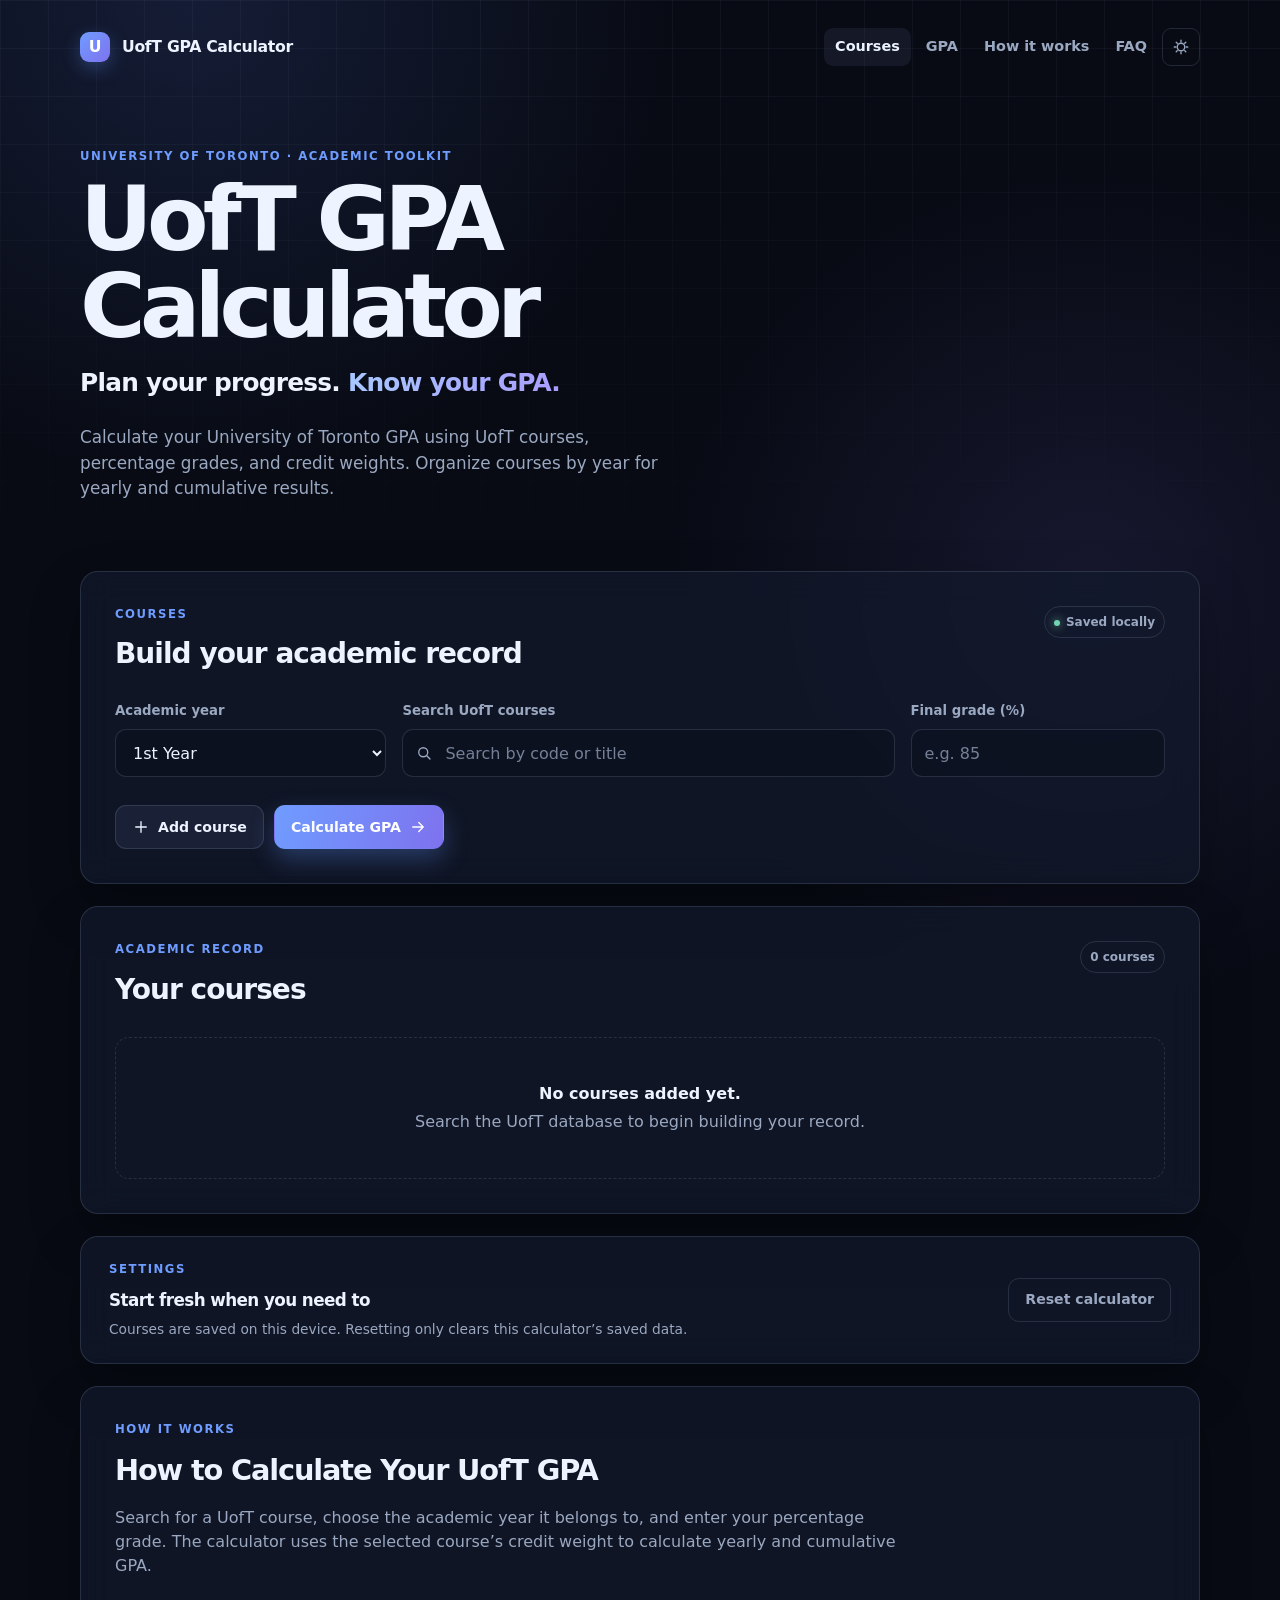
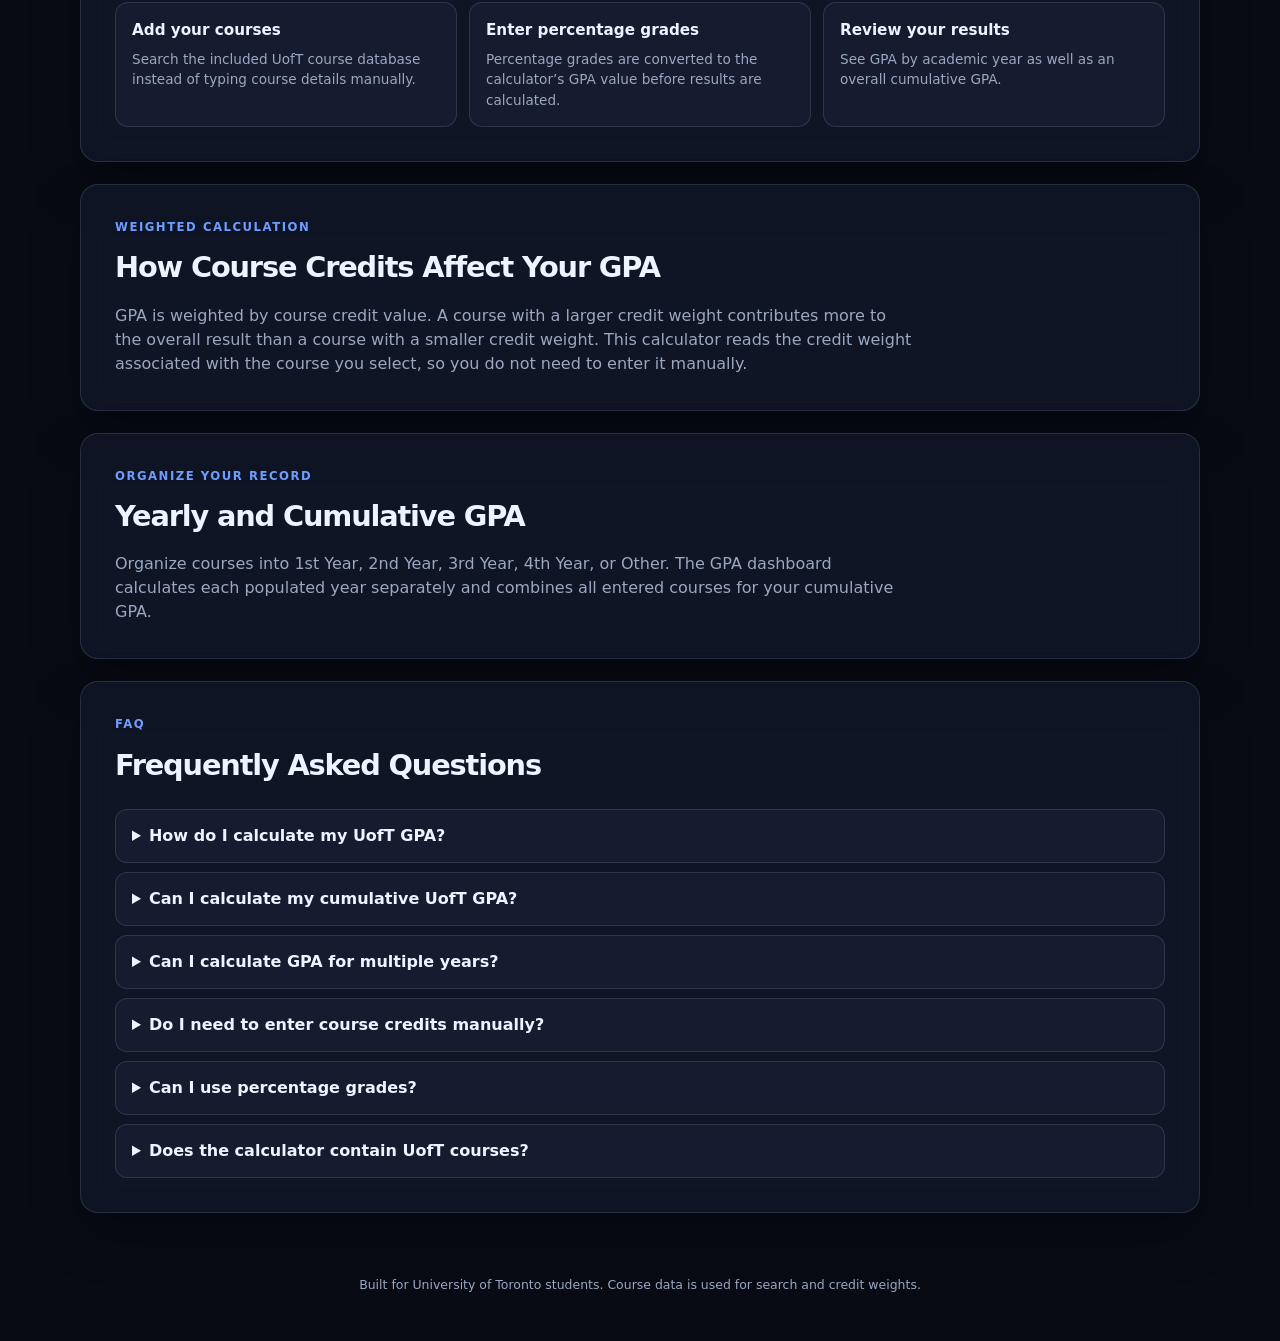
<file: website/index.html>
<!DOCTYPE html>
<html lang="en">
<head>
    <meta charset="UTF-8">
    <meta name="viewport" content="width=device-width, initial-scale=1.0">
    <meta name="description" content="Calculate your University of Toronto GPA using UofT courses, percentage grades, and credit weights. Calculate yearly and cumulative GPA accurately.">
    <meta name="keywords" content="UofT GPA Calculator, University of Toronto GPA calculator, UofT grade calculator, ACORN GPA calculator, UofT cumulative GPA">
    <meta name="author" content="UofT GPA Calculator">
    <title>UofT GPA Calculator – University of Toronto GPA Calculator</title>
    <link rel="canonical" href="https://uoft-gpa-calculator.vercel.app/">
    <meta property="og:title" content="UofT GPA Calculator – University of Toronto GPA Calculator">
    <meta property="og:description" content="Calculate your University of Toronto GPA using UofT courses, grades, and credit weights.">
    <meta property="og:url" content="https://uoft-gpa-calculator.vercel.app/">
    <meta property="og:type" content="website">
    <meta name="twitter:card" content="summary">
    <meta name="twitter:title" content="UofT GPA Calculator – University of Toronto GPA Calculator">
    <meta name="twitter:description" content="Calculate your University of Toronto GPA using UofT courses, grades, and credit weights.">
    <link rel="stylesheet" href="css/style.css">
    <link rel="icon" href="favicon.ico">
</head>
<body>
    <header class="app-header">
        <nav class="top-nav" aria-label="Primary navigation">
            <a class="brand" href="#coursesSection" aria-label="UofT GPA Calculator home">
                <span class="brand-mark" aria-hidden="true">U</span>
                <span>UofT GPA Calculator</span>
            </a>
            <div class="nav-links">
                <a class="nav-link active" href="#coursesSection">Courses</a>
                <a class="nav-link" href="#gpaSummary">GPA</a>
                <a class="nav-link" href="#how-it-works">How it works</a>
                <a class="nav-link" href="#faq">FAQ</a>
                <button type="button" id="themeToggle" class="icon-button" aria-label="Switch to light theme" aria-pressed="false">
                    <svg aria-hidden="true" viewBox="0 0 24 24"><path d="M12 3v2m0 14v2M3 12h2m14 0h2M5.6 5.6 7 7m10 10 1.4 1.4M18.4 5.6 17 7M7 17l-1.4 1.4M12 7a5 5 0 1 0 0 10 5 5 0 0 0 0-10Z"/></svg>
                </button>
            </div>
        </nav>

        <div class="hero">
            <p class="eyebrow">UNIVERSITY OF TORONTO · ACADEMIC TOOLKIT</p>
            <h1>UofT GPA Calculator</h1>
            <p class="hero-tagline">Plan your progress. <span>Know your GPA.</span></p>
            <p>Calculate your University of Toronto GPA using UofT courses, percentage grades, and credit weights. Organize courses by year for yearly and cumulative results.</p>
        </div>
    </header>

    <main>
        <div id="courseWorkspace">
            <section id="coursesSection" class="panel course-panel" aria-labelledby="course-input-heading">
                <div class="section-heading">
                    <div>
                        <p class="eyebrow">COURSES</p>
                        <h2 id="course-input-heading">Build your academic record</h2>
                    </div>
                    <span class="status-dot">Saved locally</span>
                </div>

                <div class="course-form">
                    <div class="field-group">
                        <label for="academicYear">Academic year</label>
                        <select id="academicYear" name="academicYear">
                            <option value="1st Year">1st Year</option>
                            <option value="2nd Year">2nd Year</option>
                            <option value="3rd Year">3rd Year</option>
                            <option value="4th Year">4th Year</option>
                            <option value="Other">Other</option>
                        </select>
                    </div>

                    <div class="field-group course-search-container">
                        <label for="courseName">Search UofT courses</label>
                        <div class="input-with-icon">
                            <svg aria-hidden="true" viewBox="0 0 24 24"><circle cx="11" cy="11" r="6"/><path d="m16 16 4 4"/></svg>
                            <input type="text" id="courseName" name="courseName" placeholder="Search by code or title" autocomplete="off">
                        </div>
                        <p id="selectedCourseInfo" class="selected-course-info" aria-live="polite"></p>
                    </div>

                    <div class="field-group grade-input-container">
                        <label for="grade">Final grade (%)</label>
                        <input type="number" id="grade" name="grade" placeholder="e.g. 85" min="0" max="100" step="0.1" inputmode="decimal">
                        <p id="gradePreview" class="grade-preview" aria-live="polite"></p>
                    </div>
                </div>

                <div class="form-actions">
                    <button type="button" id="addCourseButton" class="button button-secondary">
                        <svg aria-hidden="true" viewBox="0 0 24 24"><path d="M12 5v14m-7-7h14"/></svg>Add course
                    </button>
                    <button type="button" id="calculateGPAButton" class="button button-primary">
                        Calculate GPA
                        <svg aria-hidden="true" viewBox="0 0 24 24"><path d="M5 12h14m-6-6 6 6-6 6"/></svg>
                    </button>
                </div>
                <p id="errorMessage" role="alert" aria-live="polite"></p>
            </section>

            <section id="courseListSection" class="panel course-list-panel" aria-labelledby="course-list-heading">
                <div class="section-heading">
                    <div>
                        <p class="eyebrow">ACADEMIC RECORD</p>
                        <h2 id="course-list-heading">Your courses</h2>
                    </div>
                    <span id="courseCount" class="course-count">0 courses</span>
                </div>
                <div id="courseTableBody" class="course-groups" aria-live="polite"></div>
            </section>
        </div>

        <section id="gpaSummary" class="panel gpa-dashboard hidden" aria-labelledby="gpa-heading">
            <div class="section-heading">
                <div>
                    <p class="eyebrow">GPA ANALYTICS</p>
                    <h2 id="gpa-heading">Your academic snapshot</h2>
                </div>
                <span id="summaryMeta" class="course-count"></span>
            </div>

            <div class="gpa-overview">
                <div class="gpa-meter" aria-label="Cumulative GPA meter out of 4.0">
                    <svg viewBox="0 0 120 120" aria-hidden="true">
                        <circle class="meter-track" cx="60" cy="60" r="54"/>
                        <circle id="gpaMeterProgress" class="meter-progress" cx="60" cy="60" r="54"/>
                    </svg>
                    <div class="meter-label"><span id="gpaResult">0.00</span><small>/ 4.00</small></div>
                </div>
                <div class="gpa-copy">
                    <p class="eyebrow">CUMULATIVE GPA</p>
                    <h3>Progress with clarity.</h3>
                    <p>Your weighted result across every course and academic year entered.</p>
                </div>
            </div>

            <div id="yearGpaSummary" class="year-gpa-grid" aria-live="polite"></div>
            <div class="result-actions">
                <button type="button" id="toggleCoursesButton" class="button button-secondary">Edit courses</button>
            </div>
        </section>

        <section class="settings-panel" aria-labelledby="settings-heading">
            <div>
                <p class="eyebrow">SETTINGS</p>
                <h2 id="settings-heading">Start fresh when you need to</h2>
                <p>Courses are saved on this device. Resetting only clears this calculator’s saved data.</p>
            </div>
            <button type="button" id="resetButton" class="button button-quiet">Reset calculator</button>
        </section>

        <section id="how-it-works" class="information-panel" aria-labelledby="how-it-works-heading">
            <p class="eyebrow">HOW IT WORKS</p>
            <h2 id="how-it-works-heading">How to Calculate Your UofT GPA</h2>
            <p>Search for a UofT course, choose the academic year it belongs to, and enter your percentage grade. The calculator uses the selected course’s credit weight to calculate yearly and cumulative GPA.</p>
            <div class="info-grid">
                <article><h3>Add your courses</h3><p>Search the included UofT course database instead of typing course details manually.</p></article>
                <article><h3>Enter percentage grades</h3><p>Percentage grades are converted to the calculator’s GPA value before results are calculated.</p></article>
                <article><h3>Review your results</h3><p>See GPA by academic year as well as an overall cumulative GPA.</p></article>
            </div>
        </section>

        <section class="information-panel" aria-labelledby="credits-heading">
            <p class="eyebrow">WEIGHTED CALCULATION</p>
            <h2 id="credits-heading">How Course Credits Affect Your GPA</h2>
            <p>GPA is weighted by course credit value. A course with a larger credit weight contributes more to the overall result than a course with a smaller credit weight. This calculator reads the credit weight associated with the course you select, so you do not need to enter it manually.</p>
        </section>

        <section class="information-panel" aria-labelledby="years-heading">
            <p class="eyebrow">ORGANIZE YOUR RECORD</p>
            <h2 id="years-heading">Yearly and Cumulative GPA</h2>
            <p>Organize courses into 1st Year, 2nd Year, 3rd Year, 4th Year, or Other. The GPA dashboard calculates each populated year separately and combines all entered courses for your cumulative GPA.</p>
        </section>

        <section id="faq" class="information-panel faq-panel" aria-labelledby="faq-heading">
            <p class="eyebrow">FAQ</p>
            <h2 id="faq-heading">Frequently Asked Questions</h2>
            <div class="faq-list">
                <details><summary>How do I calculate my UofT GPA?</summary><p>Add a valid UofT course, select its academic year, enter a percentage grade, and choose Calculate GPA.</p></details>
                <details><summary>Can I calculate my cumulative UofT GPA?</summary><p>Yes. The GPA dashboard combines all courses you enter into a credit-weighted cumulative GPA.</p></details>
                <details><summary>Can I calculate GPA for multiple years?</summary><p>Yes. Courses can be organized into 1st Year, 2nd Year, 3rd Year, 4th Year, and Other, with a GPA shown for each populated year.</p></details>
                <details><summary>Do I need to enter course credits manually?</summary><p>No. The calculator uses the credit weight attached to the selected course in its course database.</p></details>
                <details><summary>Can I use percentage grades?</summary><p>Yes. Enter a percentage from 0 to 100 and the calculator converts it to a letter grade and GPA value for the calculation.</p></details>
                <details><summary>Does the calculator contain UofT courses?</summary><p>Yes. Course search uses the included UofT course database to validate course selections and retrieve credit weights.</p></details>
            </div>
        </section>
    </main>

    <footer>
        <p>Built for University of Toronto students. Course data is used for search and credit weights.</p>
    </footer>

    <script src="js/script.js"></script>
    <script type="application/ld+json">
    {"@context":"https://schema.org","@type":"WebApplication","name":"UofT GPA Calculator","description":"University of Toronto GPA calculator for calculating yearly and cumulative GPA using courses, percentage grades, and credit weights.","applicationCategory":"EducationalApplication","operatingSystem":"Web","url":"https://uoft-gpa-calculator.vercel.app/"}
    </script>
    <script type="application/ld+json">
    {"@context":"https://schema.org","@type":"FAQPage","mainEntity":[
        {"@type":"Question","name":"How do I calculate my UofT GPA?","acceptedAnswer":{"@type":"Answer","text":"Add a valid UofT course, select its academic year, enter a percentage grade, and choose Calculate GPA."}},
        {"@type":"Question","name":"Can I calculate my cumulative UofT GPA?","acceptedAnswer":{"@type":"Answer","text":"Yes. The GPA dashboard combines all courses you enter into a credit-weighted cumulative GPA."}},
        {"@type":"Question","name":"Can I calculate GPA for multiple years?","acceptedAnswer":{"@type":"Answer","text":"Yes. Courses can be organized into 1st Year, 2nd Year, 3rd Year, 4th Year, and Other, with a GPA shown for each populated year."}},
        {"@type":"Question","name":"Do I need to enter course credits manually?","acceptedAnswer":{"@type":"Answer","text":"No. The calculator uses the credit weight attached to the selected course in its course database."}},
        {"@type":"Question","name":"Can I use percentage grades?","acceptedAnswer":{"@type":"Answer","text":"Yes. Enter a percentage from 0 to 100 and the calculator converts it to a letter grade and GPA value for the calculation."}},
        {"@type":"Question","name":"Does the calculator contain UofT courses?","acceptedAnswer":{"@type":"Answer","text":"Yes. Course search uses the included UofT course database to validate course selections and retrieve credit weights."}}
    ]}
    </script>
</body>
</html>
</file>
<file: website/css/style.css>
:root {
    color-scheme: dark;
    --bg: #080b14;
    --bg-soft: #0e1422;
    --panel: rgba(18, 26, 43, 0.72);
    --panel-solid: #121a2b;
    --text: #edf3ff;
    --muted: #9aa8c1;
    --border: rgba(181, 204, 245, 0.15);
    --accent: #6f9cff;
    --accent-2: #7e72ee;
    --accent-glow: rgba(100, 150, 255, 0.3);
    --danger: #ff8493;
    --shadow: 0 22px 50px rgba(0, 0, 0, 0.28);
    --radius: 18px;
}

:root[data-theme="light"] {
    color-scheme: light;
    --bg: #edf2fa;
    --bg-soft: #f7f9fd;
    --panel: rgba(255, 255, 255, 0.8);
    --panel-solid: #ffffff;
    --text: #172238;
    --muted: #61708b;
    --border: rgba(49, 77, 126, 0.16);
    --accent: #356fe6;
    --accent-2: #695dde;
    --accent-glow: rgba(53, 111, 230, 0.2);
    --danger: #c53c53;
    --shadow: 0 22px 45px rgba(58, 82, 125, 0.14);
}

* { box-sizing: border-box; }
html { scroll-behavior: smooth; }
body {
    min-width: 320px;
    min-height: 100vh;
    margin: 0;
    color: var(--text);
    background: radial-gradient(circle at 15% 0%, rgba(87, 121, 230, 0.16), transparent 30rem), radial-gradient(circle at 85% 20%, rgba(126, 114, 238, 0.12), transparent 26rem), var(--bg);
    font-family: Inter, ui-sans-serif, system-ui, -apple-system, BlinkMacSystemFont, "Segoe UI", sans-serif;
    line-height: 1.5;
}
body::before { content: ""; position: fixed; inset: 0; z-index: -1; pointer-events: none; opacity: .35; background-image: linear-gradient(var(--border) 1px, transparent 1px), linear-gradient(90deg, var(--border) 1px, transparent 1px); background-size: 48px 48px; mask-image: linear-gradient(to bottom, #000, transparent 70%); }
button, input, select { font: inherit; }
button { cursor: pointer; }
button:focus-visible, input:focus-visible, select:focus-visible, a:focus-visible { outline: 3px solid var(--accent); outline-offset: 3px; }
.hidden { display: none !important; }

.app-header, main, footer { width: min(1120px, calc(100% - 40px)); margin-inline: auto; }
.app-header { padding: 18px 0 42px; }
.top-nav { display: flex; align-items: center; justify-content: space-between; gap: 20px; padding: 10px 0; }
.brand, .nav-links { display: flex; align-items: center; gap: 12px; }
.brand { color: var(--text); font-size: .98rem; font-weight: 750; letter-spacing: -.02em; text-decoration: none; }
.brand-mark { display: grid; width: 30px; height: 30px; place-items: center; color: #fff; background: linear-gradient(135deg, var(--accent), var(--accent-2)); border-radius: 9px; box-shadow: 0 6px 18px var(--accent-glow); }
.nav-links { gap: 4px; }
.nav-link, .icon-button { color: var(--muted); background: transparent; border: 0; border-radius: 9px; text-decoration: none; }
.nav-link { padding: 8px 11px; font-size: .9rem; font-weight: 650; }
.nav-link:hover, .nav-link.active { color: var(--text); background: rgba(125, 151, 210, .1); }
.icon-button { display: grid; width: 38px; height: 38px; place-items: center; border: 1px solid var(--border); }
.icon-button:hover { color: var(--text); border-color: var(--accent); }
.icon-button svg, .button svg, .input-with-icon svg { width: 18px; height: 18px; fill: none; stroke: currentColor; stroke-linecap: round; stroke-linejoin: round; stroke-width: 1.8; }

.hero { max-width: 730px; padding: 72px 0 28px; }
.eyebrow { margin: 0 0 10px; color: var(--accent); font-size: .73rem; font-weight: 800; letter-spacing: .13em; }
.hero h1 { max-width: 680px; margin: 0; font-size: clamp(2.7rem, 7vw, 5.7rem); letter-spacing: -.065em; line-height: .98; }
.hero-tagline { margin: 13px 0 0; color: var(--text); font-size: clamp(1.15rem, 3vw, 1.55rem); font-weight: 720; letter-spacing: -.03em; }.hero-tagline span { color: transparent; background: linear-gradient(110deg, #a8c8ff, #a99cff); background-clip: text; }
.hero > p:last-child { max-width: 600px; margin: 24px 0 0; color: var(--muted); font-size: 1.05rem; }

main { display: grid; gap: 22px; padding-bottom: 38px; }
#courseWorkspace { display: grid; gap: 22px; }
.panel, .settings-panel { border: 1px solid var(--border); border-radius: var(--radius); background: var(--panel); box-shadow: var(--shadow); backdrop-filter: blur(16px); }
.panel { padding: clamp(20px, 4vw, 34px); }
.section-heading { display: flex; align-items: flex-start; justify-content: space-between; gap: 20px; margin-bottom: 26px; }
.section-heading h2, .settings-panel h2 { margin: 0; font-size: clamp(1.3rem, 3vw, 1.75rem); letter-spacing: -.035em; }
.status-dot, .course-count { flex: 0 0 auto; padding: 6px 9px; color: var(--muted); border: 1px solid var(--border); border-radius: 999px; font-size: .75rem; font-weight: 700; }
.status-dot::before { display: inline-block; width: 6px; height: 6px; margin-right: 6px; content: ""; background: #70d6b1; border-radius: 50%; box-shadow: 0 0 10px #70d6b1; }

.course-form { display: grid; grid-template-columns: .8fr 1.45fr .75fr; gap: 16px; }
.field-group { min-width: 0; }
label { display: block; margin-bottom: 8px; color: var(--muted); font-size: .83rem; font-weight: 700; }
input, select { width: 100%; height: 48px; padding: 0 13px; color: var(--text); background: rgba(7, 11, 21, .32); border: 1px solid var(--border); border-radius: 11px; transition: border-color .18s ease, box-shadow .18s ease, background .18s ease; }
:root[data-theme="light"] input, :root[data-theme="light"] select { background: rgba(255,255,255,.72); }
input::placeholder { color: var(--muted); opacity: .74; }
input:focus, select:focus { border-color: var(--accent); box-shadow: 0 0 0 4px var(--accent-glow); outline: 0; }
.input-with-icon { position: relative; }
.input-with-icon svg { position: absolute; top: 15px; left: 13px; color: var(--muted); }
.input-with-icon input { padding-left: 42px; }
.course-search-container, .grade-input-container { position: relative; }
.course-suggestions { position: absolute; top: calc(100% - 1px); z-index: 10; width: 100%; max-height: 254px; overflow-y: auto; background: var(--panel-solid); border: 1px solid var(--border); border-radius: 12px; box-shadow: var(--shadow); }
.course-suggestions button { display: grid; width: 100%; grid-template-columns: 1fr; gap: 2px; padding: 11px 13px; color: var(--text); background: transparent; border: 0; border-bottom: 1px solid var(--border); text-align: left; }
.course-suggestions button:last-child { border-bottom: 0; }
.course-suggestions button:hover { background: rgba(111, 156, 255, .1); }
.course-suggestions strong { font-size: .9rem; }.course-suggestions span { color: var(--muted); font-size: .78rem; }
.selected-course-info, .grade-preview { position: absolute; z-index: 8; margin: 5px 0 0; color: var(--accent); font-size: .76rem; font-weight: 700; }
.selected-course-info { left: 0; }.grade-preview { right: 0; text-align: right; }.selected-course-info:empty, .grade-preview:empty { display: none; }
.form-actions { display: flex; flex-wrap: wrap; gap: 10px; margin-top: 28px; }
.button { display: inline-flex; min-height: 44px; align-items: center; justify-content: center; gap: 8px; padding: 10px 16px; border: 1px solid transparent; border-radius: 11px; font-size: .88rem; font-weight: 750; transition: transform .18s ease, box-shadow .18s ease, background .18s ease, border-color .18s ease; }
.button:hover { transform: translateY(-2px); }.button:active { transform: translateY(0); }
.button-primary { color: #fff; background: linear-gradient(110deg, var(--accent), var(--accent-2)); box-shadow: 0 10px 24px var(--accent-glow); }.button-primary:hover { box-shadow: 0 14px 30px var(--accent-glow); }
.button-secondary { color: var(--text); background: rgba(125, 151, 210, .1); border-color: var(--border); }.button-secondary:hover { border-color: var(--accent); background: rgba(111, 156, 255, .15); }
.button-quiet { color: var(--muted); background: transparent; border-color: var(--border); }.button-quiet:hover { color: var(--danger); border-color: var(--danger); }
#errorMessage { min-height: 1.2em; margin: 16px 0 0; color: var(--danger); font-size: .86rem; font-weight: 700; } #errorMessage:empty { display: none; }

.course-groups { display: grid; gap: 22px; }.year-group { display: grid; gap: 11px; }.year-group-header { display: flex; align-items: center; justify-content: space-between; gap: 12px; padding-bottom: 10px; border-bottom: 1px solid var(--border); }.year-group-header h3 { margin: 0; font-size: .92rem; letter-spacing: .08em; text-transform: uppercase; }.year-group-header span { color: var(--accent); font-size: .8rem; font-weight: 750; }
.course-card-grid { display: grid; grid-template-columns: repeat(2, minmax(0, 1fr)); gap: 12px; }.course-card { display: grid; gap: 16px; padding: 17px; background: rgba(135, 158, 210, .06); border: 1px solid var(--border); border-radius: 14px; transition: transform .18s ease, border-color .18s ease, opacity .18s ease; animation: card-in .25s ease both; }.course-card:hover { border-color: rgba(121, 162, 255, .55); transform: translateY(-2px); }.course-card.removing { opacity: 0; transform: translateX(10px); }
.course-card-top, .course-card-bottom { display: flex; align-items: flex-start; justify-content: space-between; gap: 12px; }.course-code { margin: 0; color: var(--text); font-size: 1.04rem; font-weight: 800; letter-spacing: -.02em; }.course-title { margin: 3px 0 0; color: var(--muted); font-size: .86rem; }.course-details { display: flex; flex-wrap: wrap; gap: 7px; }.course-details span { padding: 5px 7px; color: var(--muted); background: rgba(125, 151, 210, .1); border-radius: 7px; font-size: .76rem; }.course-details b { color: var(--text); }.remove-button { width: 32px; height: 32px; color: var(--muted); background: transparent; border: 1px solid var(--border); border-radius: 8px; }.remove-button:hover { color: var(--danger); border-color: var(--danger); }.remove-button svg { width: 15px; height: 15px; fill: none; stroke: currentColor; stroke-width: 1.8; }
.empty-state { padding: 44px 20px; color: var(--muted); border: 1px dashed var(--border); border-radius: 14px; text-align: center; }.empty-state strong { display: block; margin-bottom: 4px; color: var(--text); }

.gpa-dashboard { scroll-margin-top: 20px; animation: result-in .35s ease both; }.gpa-overview { display: grid; grid-template-columns: minmax(185px, .8fr) 1fr; gap: 34px; align-items: center; padding: 26px; background: linear-gradient(125deg, rgba(111, 156, 255, .14), rgba(126, 114, 238, .08)); border: 1px solid var(--border); border-radius: 16px; }.gpa-meter { position: relative; width: min(100%, 210px); aspect-ratio: 1; margin-inline: auto; }.gpa-meter svg { width: 100%; height: 100%; transform: rotate(-90deg); }.meter-track, .meter-progress { fill: none; stroke-width: 9; }.meter-track { stroke: rgba(143, 169, 223, .15); }.meter-progress { stroke: url(#none); stroke: var(--accent); stroke-linecap: round; stroke-dasharray: 339.292; stroke-dashoffset: 339.292; transition: stroke-dashoffset 1.05s cubic-bezier(.2,.75,.3,1); filter: drop-shadow(0 0 5px var(--accent)); }.meter-label { position: absolute; inset: 0; display: grid; place-content: center; text-align: center; }.meter-label span { font-size: clamp(2.3rem, 7vw, 3.5rem); font-weight: 820; letter-spacing: -.07em; }.meter-label small { color: var(--muted); font-size: .77rem; }.gpa-copy h3 { margin: 0; font-size: clamp(1.5rem, 4vw, 2.4rem); letter-spacing: -.045em; }.gpa-copy > p:last-child { max-width: 420px; color: var(--muted); }
.year-gpa-grid { display: grid; grid-template-columns: repeat(5, minmax(0, 1fr)); gap: 10px; margin-top: 18px; }.year-gpa-card { padding: 16px 12px; background: rgba(135, 158, 210, .06); border: 1px solid var(--border); border-radius: 13px; }.year-gpa-card p { margin: 0; color: var(--muted); font-size: .69rem; font-weight: 800; letter-spacing: .08em; text-transform: uppercase; }.year-gpa-card strong { display: block; margin-top: 8px; font-size: 1.55rem; letter-spacing: -.05em; }.result-actions { display: flex; justify-content: center; margin-top: 22px; }
.settings-panel { display: flex; align-items: center; justify-content: space-between; gap: 22px; padding: 24px 28px; }.settings-panel h2 { font-size: 1.05rem; }.settings-panel p:last-child { max-width: 590px; margin: 5px 0 0; color: var(--muted); font-size: .86rem; }
.information-panel { padding: clamp(22px, 4vw, 34px); border: 1px solid var(--border); border-radius: var(--radius); background: var(--panel); box-shadow: var(--shadow); backdrop-filter: blur(16px); scroll-margin-top: 20px; }.information-panel h2 { max-width: 700px; margin: 0; font-size: clamp(1.35rem, 3vw, 1.8rem); letter-spacing: -.04em; }.information-panel > p:not(.eyebrow) { max-width: 800px; margin: 14px 0 0; color: var(--muted); }.info-grid { display: grid; grid-template-columns: repeat(3, minmax(0, 1fr)); gap: 12px; margin-top: 24px; }.info-grid article { padding: 16px; background: rgba(135, 158, 210, .06); border: 1px solid var(--border); border-radius: 13px; }.info-grid h3 { margin: 0; font-size: .95rem; }.info-grid p { margin: 7px 0 0; color: var(--muted); font-size: .85rem; }.faq-list { display: grid; gap: 9px; margin-top: 22px; }.faq-list details { padding: 14px 16px; background: rgba(135, 158, 210, .06); border: 1px solid var(--border); border-radius: 12px; }.faq-list summary { color: var(--text); cursor: pointer; font-weight: 720; }.faq-list p { margin: 10px 0 0; color: var(--muted); font-size: .9rem; }
footer { width: min(1120px, calc(100% - 40px)); padding: 12px 0 34px; color: var(--muted); font-size: .78rem; text-align: center; }

@keyframes card-in { from { opacity: 0; transform: translateY(7px); } to { opacity: 1; transform: translateY(0); } } @keyframes result-in { from { opacity: 0; transform: translateY(10px); } to { opacity: 1; transform: translateY(0); } }
@media (max-width: 760px) { .app-header, main, footer { width: min(100% - 28px, 1120px); }.app-header { padding-top: 9px; }.hero { padding: 48px 0 20px; }.hero h1 { font-size: clamp(2.55rem, 14vw, 4.2rem); }.course-form { grid-template-columns: 1fr; }.course-card-grid { grid-template-columns: 1fr; }.year-gpa-grid { grid-template-columns: repeat(2, 1fr); }.year-gpa-card:last-child { grid-column: span 2; }.gpa-overview { grid-template-columns: 1fr; gap: 20px; padding: 20px; text-align: center; }.gpa-copy > p:last-child { margin-inline: auto; }.settings-panel { align-items: flex-start; flex-direction: column; }.settings-panel .button { width: 100%; }.selected-course-info, .grade-preview { position: static; margin-top: 6px; text-align: left; }.course-suggestions { top: 88px; }.form-actions .button { flex: 1; }.panel { padding: 20px; }.info-grid { grid-template-columns: 1fr; } }
@media (max-width: 430px) { .top-nav { flex-wrap: wrap; align-items: flex-start; }.brand { max-width: none; }.nav-links { width: 100%; justify-content: space-between; }.nav-link { padding-inline: 6px; font-size: .78rem; }.section-heading { gap: 12px; }.status-dot { display: none; }.form-actions { display: grid; }.form-actions .button { width: 100%; }.year-gpa-grid { grid-template-columns: 1fr; }.year-gpa-card:last-child { grid-column: auto; } }
@media (prefers-reduced-motion: reduce) { *, *::before, *::after { scroll-behavior: auto !important; animation-duration: .01ms !important; transition-duration: .01ms !important; } }
</file>
